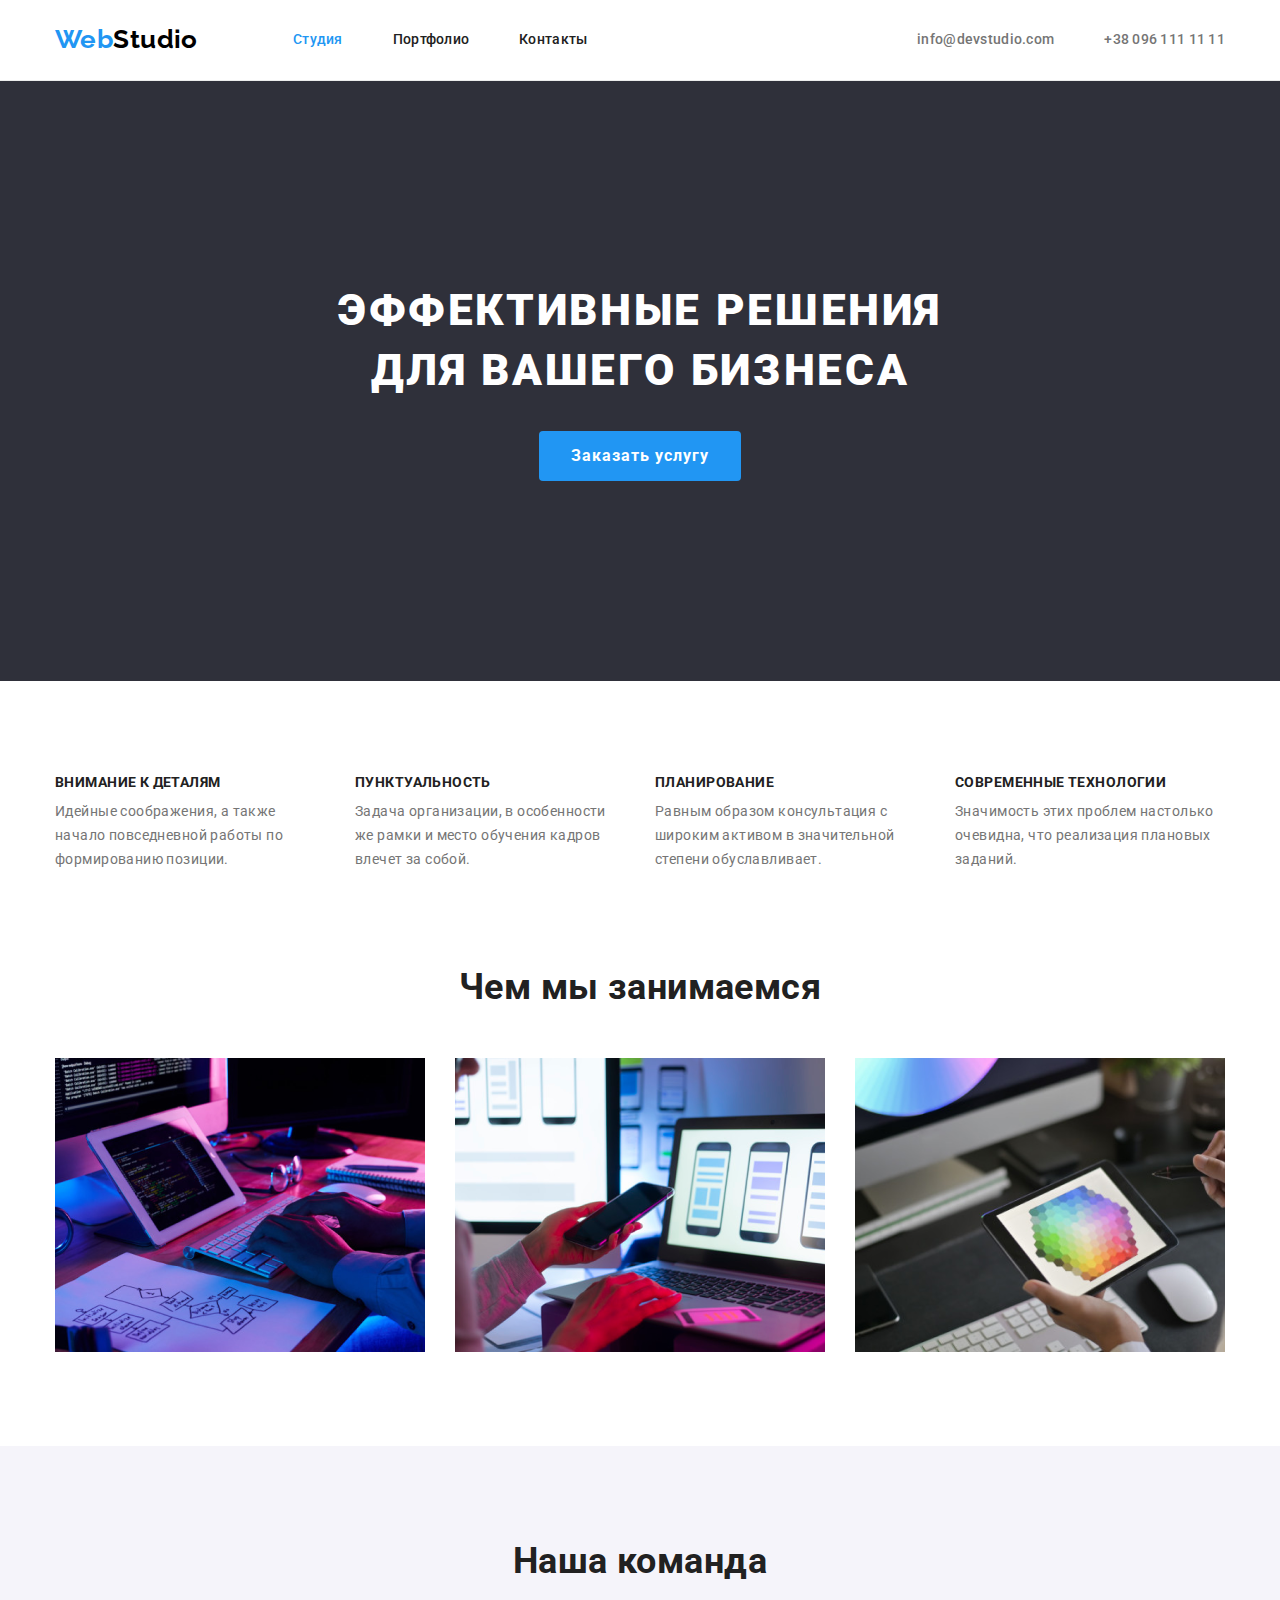
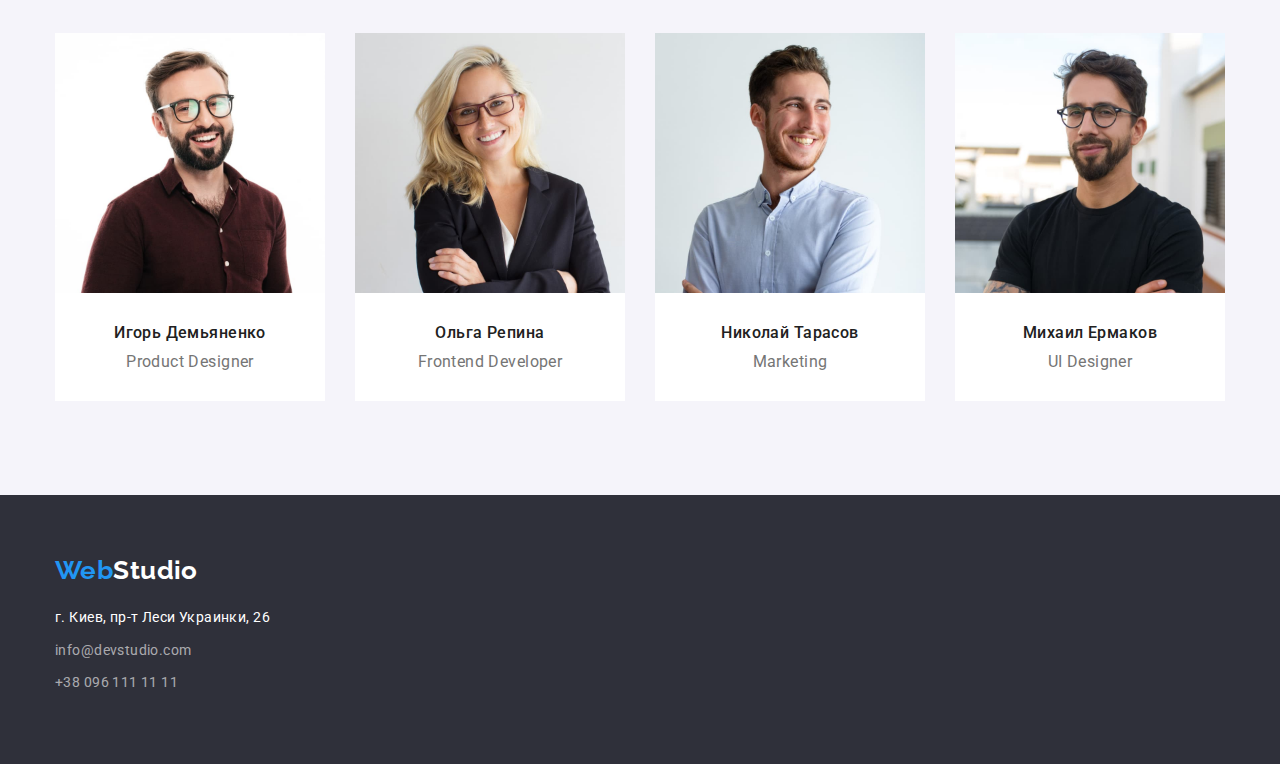
<file: index.html>
<!DOCTYPE html>
<html lang="ru">

<head>
  <meta charset="UTF-8">
  <meta http-equiv="X-UA-Compatible" content="IE=edge">
  <meta name="viewport" content="width=device-width, initial-scale=1.0">
  <title>Веб-студия</title>
  <link rel="preconnect" href="https://fonts.googleapis.com">
  <link rel="preconnect" href="https://fonts.gstatic.com" crossorigin>
  <link href="https://fonts.googleapis.com/css2?family=Raleway:wght@700&family=Roboto:wght@400;500;700;900&display=swap"
    rel="stylesheet">
    <link rel="stylesheet" href="https://cdn.jsdelivr.net/npm/modern-normalize@1.1.0/modern-normalize.min.css">
  <link rel="stylesheet" href="./css/styles.css">
</head>
  <body>
    <header class="header">
     <div class="container">
      <!-- Основная навигация -->
      <nav class="nav">
       <a class="logo link" href="./index.html"><span class="logo-text">Web</span>Studio</a>
       <ul class="list">
        <li class="item">
          <a class="link current" href="./index.html">Студия</a>
        </li>
        <li class="item">
          <a class="link" href="./portfolio.html">Портфолио</a>
        </li>
        <li class="item">
          <a class="link" href="#address">Контакты</a>
        </li>
       </ul>
      </nav>
    <ul class="contacts list">
      <li class="item">
        <a class="link" href="mailto:info@devstudio.com">info@devstudio.com</a>
      </li>
      <li class="item">
        <a class="link" href="tel:+380961111111">+38 096 111 11 11</a>
      </li>
    </ul></div>
    </header>  
    <main>
      <!-- Блок Герой -->
      <section class="hero">
        <div class="container">
        <h1 class="hero-titel">
          Эффективные решения <br />
          для вашего бизнеса
        </h1>
        <button class="button" type="button">Заказать услугу</button></div>
      </section>
      <!-- Наши приимущества -->
      <section class="advantages">
       <div class="container sect"><h2 class="hidden">Наши приимущества</h2>
      <ul class="list">
        <li class="item">
          <h3 class="titel">Внимание к деталям</h3>
          <p class="text">
            Идейные соображения, а также начало повседневной работы по
            формированию позиции.
          </p>
        </li>
        <li class="item">
          <h3 class="titel">Пунктуальность</h3>
          <p class="text">
            Задача организации, в особенности же рамки и место обучения кадров
            влечет за собой.
          </p>
        </li>
        <li class="item">
          <h3 class="titel">Планирование</h3>
          <p class="text">
            Равным образом консультация с широким активом в значительной
            степени обуславливает.
          </p>
        </li>
        <li class="item">
          <h3 class="titel">Современные технологии</h3>
          <p class="text">
            Значимость этих проблем настолько очевидна, что реализация
            плановых заданий.            
          </p>
        </li>
      </ul></div>
      </section>
      <!-- Чем мы занимаемся -->
      <section class="work">
        <div class="container"><h2 class="titel">Чем мы занимаемся</h2>
        <ul class="list">
          <li class="item">
            <img src="./img/img1.png" alt="Програмист за работой" width="370" height="294" />
          </li>
          <li class="item">
            <img src="./img/img2.png" alt="Разработка приложений" width="370" height="294" />
          </li>
          <li class="item">
            <img src="./img/img3.png" alt="Веб-дизайн" width="370" height="294" />
          </li>
        </ul></div>
      </section>
      <!-- Команада -->
      <section class="team">
       <div class="container"><h2 class="titel">Наша команда</h2>
      <ul class="list">
        <li class="card">
          <img src="./img/img2_4.jpg" alt="Игорь" width="270" />
          <div class="containt">
            <h3 class="titel">Игорь Демьяненко</h3>
            <p class="text">Product Designer</p>
          </div>
        </li>
        <li class="card">
          <img src="./img/img2_1.jpg" alt="Ольга" width="270" />
          <div class="containt">
            <h3 class="titel">Ольга Репина</h3>
            <p class="text">Frontend Developer</p>
          </div>
          
        </li>
        <li class="card">
          <img src="./img/img2_2.jpg" alt="Николай" width="270" />
          <div class="containt">
            <h3 class="titel">Николай Тарасов</h3>
            <p class="text">Marketing</p>
          </div>
          </li>
        <li class="card">
          <img src="./img/img2_3.jpg" alt="Михаил" width="270" />
          <div class="containt">
            <h3 class="titel">Михаил Ермаков</h3>
            <p class="text">UI Designer</p>
          </div>
          </li>
      </ul></div>
      </section>
    </main>
    <!-- Футер сайта -->
    <footer class="footer">
      <div class="container"><a class="logo-footer logo link" href="./index.html"><span class="logo-text">Web</span>Studio</a>
      <address id="address" class="address">
        <p class="text">г. Киев, пр-т Леси Украинки, 26</p>
        <ul class="list">
          <li>
            <a class="link" href="mailto:info@devstudio.com">info@devstudio.com</a>
          </li>
          <li>
            <a class="link" href="tel:+380961111111">+38 096 111 11 11</a>
          </li>
        </ul>
      </address></div>
    </footer>
  </body>
</html>
</file>
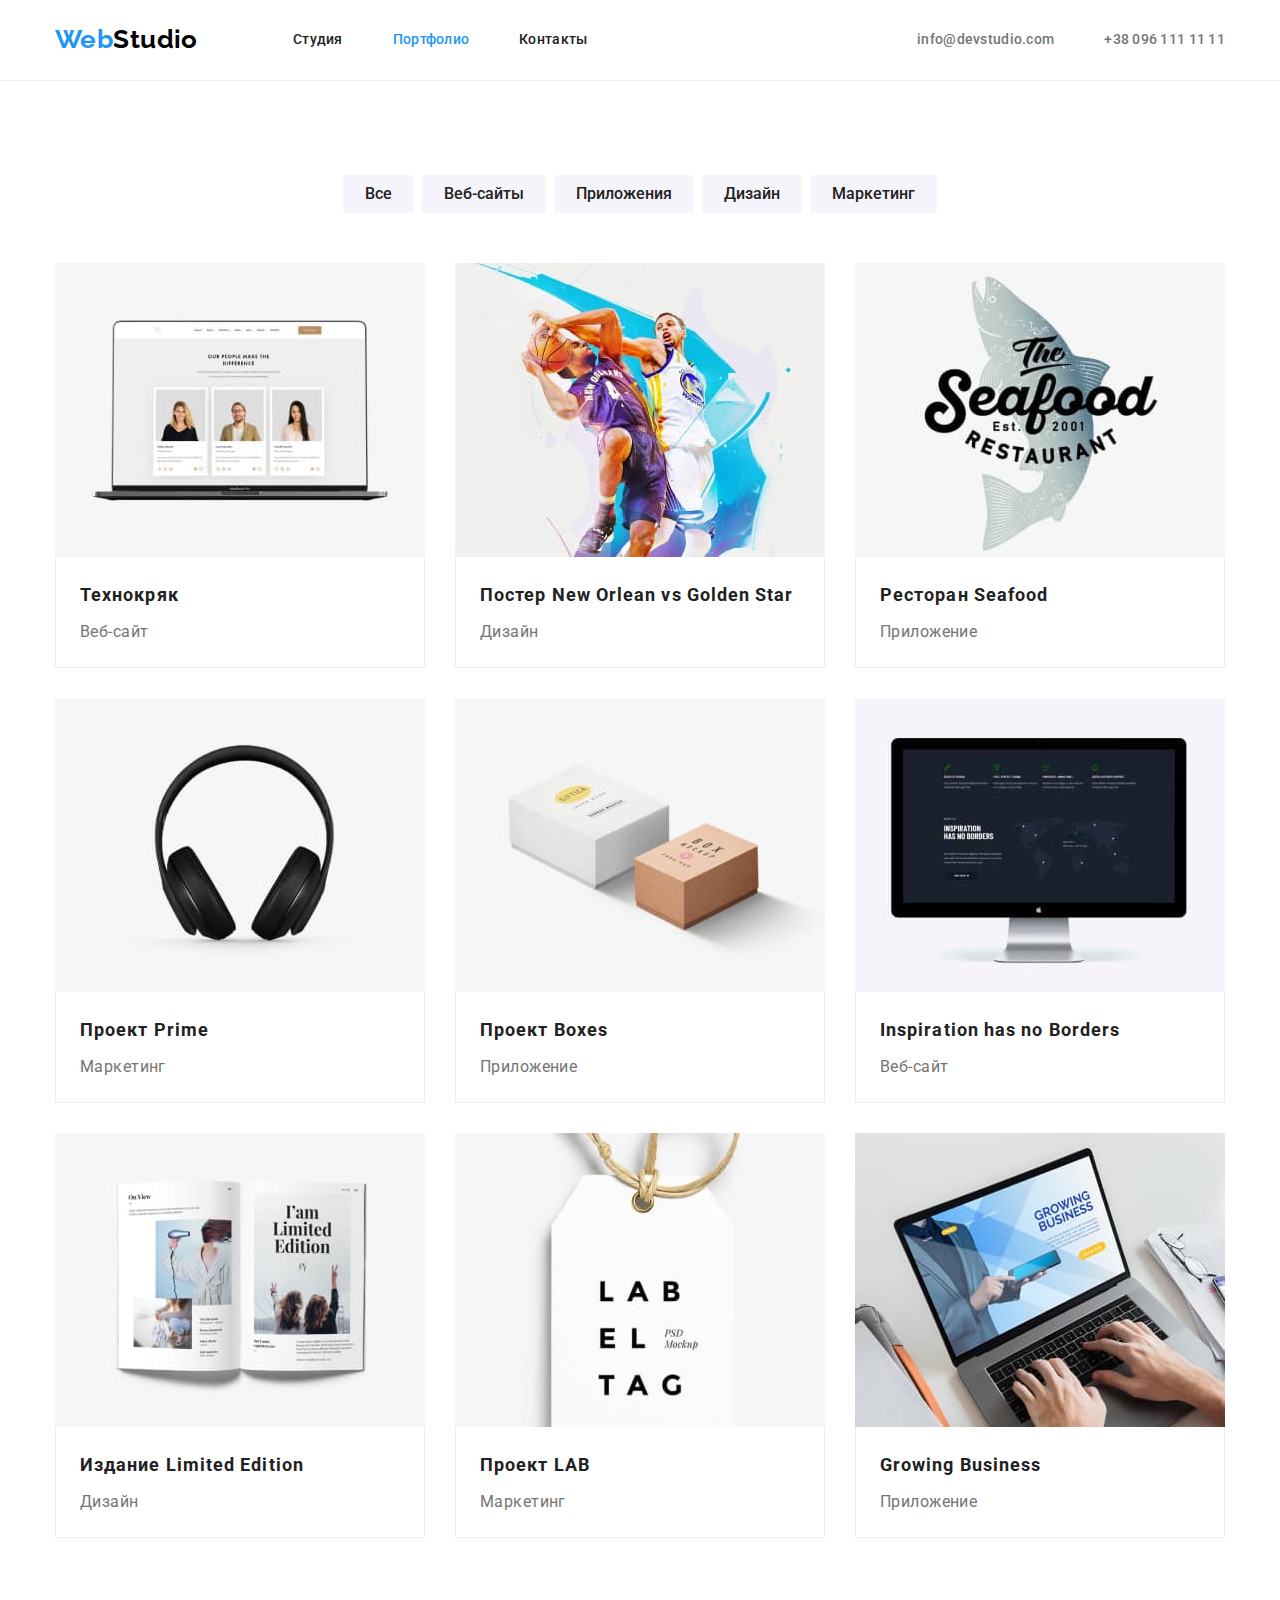
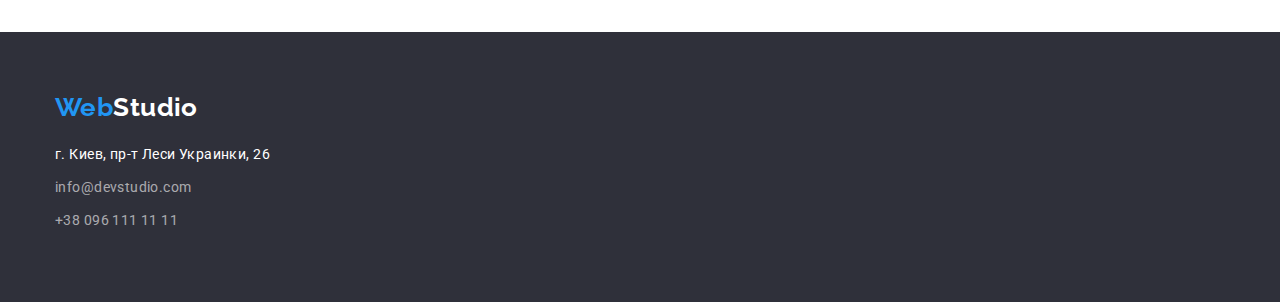
<file: portfolio.html>
<!DOCTYPE html>
<html lang="ru">

<head>
  <meta charset="UTF-8">
  <meta http-equiv="X-UA-Compatible" content="IE=edge">
  <meta name="viewport" content="width=device-width, initial-scale=1.0">
  <title>Веб-студия</title>
  <link rel="preconnect" href="https://fonts.googleapis.com">
  <link rel="preconnect" href="https://fonts.gstatic.com" crossorigin>
  <link href="https://fonts.googleapis.com/css2?family=Raleway:wght@700&family=Roboto:wght@400;500;700;900&display=swap"
    rel="stylesheet">
    <link rel="stylesheet" href="https://cdn.jsdelivr.net/npm/modern-normalize@1.1.0/modern-normalize.min.css">
  <link rel="stylesheet" href="./css/styles.css">
</head>
  </head>
  <body>
    <header class="header">
      <div class="container">
      <!-- Основная навигация -->
      <nav class="nav">
        <a class="logo link" href="./index.html"
          ><span class="logo-text">Web</span>Studio</a
        >
        <ul class="list">
          <li class="item">
            <a class="link" href="./index.html">Студия</a>
          </li>
          <li class="item">
            <a class="link current" href="./portfolio.html">Портфолио</a>
          </li>
          <li class="item">
            <a class="link" href="">Контакты</a>
          </li>
        </ul>
      </nav>
      <ul class="contacts list">
        <li class="item">
          <a class="link" href="mailto:info@devstudio.com"
            >info@devstudio.com</a
          >
        </li>
        <li class="item">
          <a class="link" href="tel:+380961111111">+38 096 111 11 11</a>
        </li>
      </ul>
      </div>
    </header>
    <!-- Основной контент -->
    <main>
      <section class="galerry">
        <div class="container">
        <h1 class="hidden">Примеры работ</h1>
        <ul class="list">
          <li class="item"><button class="galerry-button" type="button">Все</button></li>
          <li class="item">
            <button class="galerry-button" type="button">Веб-сайты</button>
          </li>
          <li class="item">
            <button class="galerry-button" type="button">Приложения</button>
          </li>
          <li class="item"><button class="galerry-button" type="button">Дизайн</button></li>
          <li class="item">
            <button class="galerry-button" type="button">Маркетинг</button>
          </li>
        </ul>
        <ul class="list">
          <li class="galerry-card">
            <a class="link " href=""
              ><img
                src="./img/site.jpg"
                alt="Страничка веб-сайта"
                width="370"
                height="294"
              />
              <div class="info"><h2 class="titel">Технокряк</h2>
              <p>Веб-сайт</p></div></a
            >
          </li>
          <li class="galerry-card">
            <a class="link " href=""
              ><img
                src="./img/design.jpg"
                alt="Два баскетболиста"
                width="370"
                height="294"
              />
              <div class="info"><h2 class="titel">Постер New Orlean vs Golden Star</h2>
              <p>Дизайн</p></div></a
            >
          </li>
          <li class="galerry-card">
            <a class="link " href=""
              ><img
                src="./img/app.jpg"
                alt="Логотип ресторана"
                width="370"
                height="294"
              />
              <div class="info"><h2 class="titel">Ресторан Seafood</h2>
              <p>Приложение</p></div></a
            >
          </li>
          <li class="galerry-card">
            <a class="link " href="">
              <img
                src="./img/marketing.jpg"
                alt="Черные наушники"
                width="370"
                height="294"
              />
              <div class="info"><h2 class="titel">Проект Prime</h2>
              <p>Маркетинг</p></div></a
            >
          </li>
          <li class="galerry-card">
            <a class="link " href="">
              <img
                src="./img/app2.jpg"
                alt="Две коробки"
                width="370"
                height="294"
              />
              <div class="info"><h2 class="titel">Проект Boxes</h2>
              <p>Приложение</p></div></a
            >
          </li>
          <li class="galerry-card">
            <a class="link " href=""
              ><img
                src="./img/site2.jpg"
                alt="Страница Веб-сайта"
                width="370"
                height="294"
              />
              <div class="info"><h2 class="titel">Inspiration has no Borders</h2>
              <p>Веб-сайт</p></div></a
            >
          </li>
          <li class="galerry-card">
            <a class="link " href="">
              <img
                src="./img/design2.jpg"
                alt="Раскрытая книга"
                width="370"
                height="294"
              />
              <div class="info"><h2 class="titel">Издание Limited Edition</h2>
              <p>Дизайн</p></div></a>
          </li>
          <li class="galerry-card"> 
            <a class="link " href=""
              ><img
                src="./img/marketing2.jpg"
                alt=" Надпись Lab el tag на ярлыке"
                width="370"
                height="294"
              />
              <div class="info"><h2 class="titel">Проект LAB</h2>
              <p>Маркетинг</p></div></a
            >
          </li>
          <li class="galerry-card">
            <a class="link" href=""
              ><img
                src="./img/app3.jpg"
                alt="Человек работает за ноутбуком"
                width="370"
                height="294"
              />
              <div class="info"><h2 class="titel">Growing Business</h2>
              <p>Приложение</p></div></a
            >
          </li>
        </ul>
        </div>
      </section>
    </main>
    <!-- Футер сайта -->
    <footer class="footer">
      <div class="container"><a class="logo-footer logo link" href="./index.html"><span class="logo-text">Web</span>Studio</a>
        <address id="address" class="address">
          <p class="text">г. Киев, пр-т Леси Украинки, 26</p>
          <ul class="list">
            <li>
              <a class="link" href="mailto:info@devstudio.com">info@devstudio.com</a>
            </li>
            <li>
              <a class="link" href="tel:+380961111111">+38 096 111 11 11</a>
            </li>
          </ul>
        </address>
      </div>
    </footer>
  </body>
</html>
</file>
<file: css/styles.css>
/* Палитра макета */
/* основно фон #FFFFFF */
/* дополнительный фон #F5F4FA */
/* цвет героя и футера #2F303A */
/* основнй текст #757575 */
/* Заголовки #212121 */
/* цвет лого, кнопок, активных ссылок #2196F3 */
/* лого1 вторая часть #000000 */
/* лого2 вторая часть #ffffff */

:root {
  --primary-text-color: #757575;
  --primary-bg-color: #ffffff;
  --secondary-bg-color: #f5f4fa;
  --footer-hero-bg-color: #2f303a;
  --titel-link-color: #212121;
  --secondary-link-color: #757575;
  --accent-color: #2196f3;
  --logo-up-color: #000000;
  --logo-down-color: #ffffff;
  --address-color: #ffffff;
  --address-secondary-color: rgba(255, 255, 255, 0.6);
}

/* Общее */
body {
  color: var(--primary-text-color);
  background-color: var(--primery-bg-color);
  font-family: Roboto, sans-serif;
  font-size: 14px;
  line-height: 1.71;
  letter-spacing: 0.03em;
}

/* списки */
.list {
  list-style: none;
  padding: 0;
  margin: 0;
}

/* ссылки */
.link {
  text-decoration: none;
}

/* заголовки */
.titel {
  color: var(--titel-link-color);

  font-weight: 700;
  font-size: 36px;
  line-height: 1.17;
  text-align: center;
}

.hidden {
  display: none;
}

/* контейнер */
.container {
  margin-right: auto;
  margin-left: auto;
  width: 1200px;
  padding-left: 15px;
  padding-right: 15px;
}

/* Шапка сайта */
.header {
  border-bottom: 1px solid #ececec;
}

.header > .container {
  display: flex;
  justify-content: space-between;
}

.nav {
  display: flex;
  justify-content: space-between;
  align-items: center;
}

.nav > .list {
  display: flex;
  padding: 0px;
}

/* Логотип */
.logo {
  margin-right: 93px;

  color: var(--logo-up-color);

  font-family: Raleway, sans-serif;
  font-weight: 700;
  font-size: 26px;
  line-height: 1.19;
  width: 145px;
  height: 31px;
}
.footer .logo {
  color: var(--logo-down-color);
}

.logo-text {
  color: var(--accent-color);
}

/* Навигация сайта */
.nav > .list .link {
  display: block;
  padding-top: 32px;
  padding-bottom: 32px;

  color: var(--titel-link-color);

  font-weight: 500;
  font-size: 14px;
  line-height: 1.14;
  letter-spacing: 0.02em;
}
.nav > .list > .item:not(:last-child) {
  margin-right: 50px;
}

.nav > .list .link:hover,
.nav > .list .link:focus {
  color: var(--accent-color);
}

.nav > .list .link.current {
  color: var(--accent-color);
}

/* контакты */
.contacts.list {
  display: flex;
  align-items: center;
}

.contacts > .item:not(:last-child) {
  padding-left: 0px;
  margin-right: 50px;
}

.contacts .link {
  display: block;
  padding-top: 32px;
  padding-bottom: 32px;

  color: var(--secondary-link-color);

  font-weight: 500;
  font-size: 14px;
  line-height: 1.14;
  letter-spacing: 0.02em;
}

.contacts .link:hover,
.contacts .link:focus {
  color: var(--accent-color);
}

/* Блок герой */
.hero {
  padding: 200px 0;
  margin-right: auto;
  margin-left: auto;

  max-width: 1600px;
  background-color: var(--footer-hero-bg-color);
}

.hero > .container {
  display: flex;
  flex-direction: column;
  align-items: center;
  justify-content: center;
}

.hero-titel {
  margin-top: 0px;
  margin-bottom: 30px;

  color: var(--primary-bg-color);

  font-weight: 900;
  font-size: 44px;
  line-height: 1.36;
  text-align: center;
  letter-spacing: 0.06em;
  text-transform: uppercase;
}

.button {
  padding: 10px 32px;
  border: none;
  border-radius: 4px;

  color: var(--primary-bg-color);
  background-color: var(--accent-color);

  font-family: inherit;
  font-weight: 700;
  font-size: 16px;
  line-height: 1.87;
  letter-spacing: 0.06em;
}

.button:hover,
.button:focus {
  color: var(--accent-color);
  background-color: var(--primary-bg-color);
}

/* Блок Наши приимущества */
.advantages {
  padding-bottom: 94px;
  padding-top: 94px;
}

.advantages > .container > .list {
  display: flex;
}

.advantages .titel {
  margin-top: 0px;
  margin-bottom: 10px;

  font-weight: 700;
  font-size: 14px;
  line-height: 1.14;
  text-transform: uppercase;
  text-align: start;
}

.advantages .item > .text {
  margin: 0;
}

.advantages .item {
  width: 270px;
}

.advantages .item:not(:last-child) {
  margin-right: 30px;
}

/* Блок Work  */
.work {
  padding-bottom: 94px;
}

.work .titel {
  margin: 0;
  margin-bottom: 50px;
}

.work .list {
  display: flex;
  justify-content: center;
}

.work .list > .item:not(:last-child) {
  margin-right: 30px;
}
.work .list > .item > img {
  display: block;
}

/* Блок Каманда */
.team {
  padding-top: 94px;
  padding-bottom: 94px;

  background-color: var(--secondary-bg-color);
}

.team .titel {
  margin: 0;
  margin-bottom: 50px;
}

.team .list {
  display: flex;
}

.card:not(:last-child) {
  margin-right: 30px;
}

.card {
  background-color: var(--primary-bg-color);
}

.containt > .titel {
  margin: 0;
  margin-bottom: 10px;

  font-weight: 500;
  font-size: 16px;
  line-height: 1.19;
}

.containt > .text {
  margin: 0;

  font-size: 16px;
  line-height: 1.19;
  text-align: center;
}
.containt {
padding-bottom: 30px;
padding-top: 30px;
}

.card > img {
  display: block;
}


/* Футер */
.footer {
  background-color: var(--footer-hero-bg-color);

  padding: 60px 0;
}

.footer > .container {
  display: flex;
  justify-content: center;
  flex-direction: column;
}

.address > .text {
  margin: 0;
  margin-bottom: 9px;
}

.address {
  color: var(--address-color);
  font-style: normal;
}

.address .link {
  color: var(--address-secondary-color);

  display: inline-block;
  margin-bottom: 9px;
}
.logo-footer {
margin-bottom: 20px;
}

.address .link:hover,
.address .link:focus {
  color: var(--accent-color);
}

/* Портфолио */
.galerry {
  padding-top: 94px;
  padding-bottom: 94px;
}

.galerry > .container > .list {
  display: flex;
  justify-content: center;
  flex-wrap: wrap;
  margin: 0;
}

.galerry .list:first-of-type {
  margin-bottom: 50px;
}

.galerry .item:not(:last-child) {
  margin-right: 8px;
}

/* кнопки галереии */
.galerry-button {
  padding: 6px 22px;
  border-radius: 4px;
  border: none;

  color: var(--titel-link-color);
  background-color: var(--secondary-bg-color);

  font-family: Roboto, sans-serif;
  font-weight: 500;
  font-size: 16px;
  line-height: 1.63;
}

.galerry-button:hover,
.galerry-button:focus {
  color: var(--primary-bg-color);
  background-color: var(--accent-color);
}

/* Карты галереи */
.galerry-card {
  color: var(--primary-text-color);
  font-size: 16px;
  line-height: 1.88;
}

.galerry-card .titel {
  margin: 0;
  margin-bottom: 4px;

  font-weight: 700;
  font-size: 18px;
  line-height: 2;
  letter-spacing: 0.06em;
  text-align: start;
}

.galerry-card:not(:nth-child(3n + 3)) {
  margin-right: 30px;
}

.galerry-card:not(:nth-last-child(-n + 3)) {
  margin-bottom: 30px;
}

.galerry-card img {
  display: block;
}

.galerry-card > .link {
  color: inherit;
}

.galerry-card p {
  display: inline-block;
  margin: 0;
}

.info {
  padding: 20px 24px;
  border-right: 1px solid #eeeeee;
  border-left: 1px solid #eeeeee;
  border-bottom: 1px solid #eeeeee;
}
</file>
